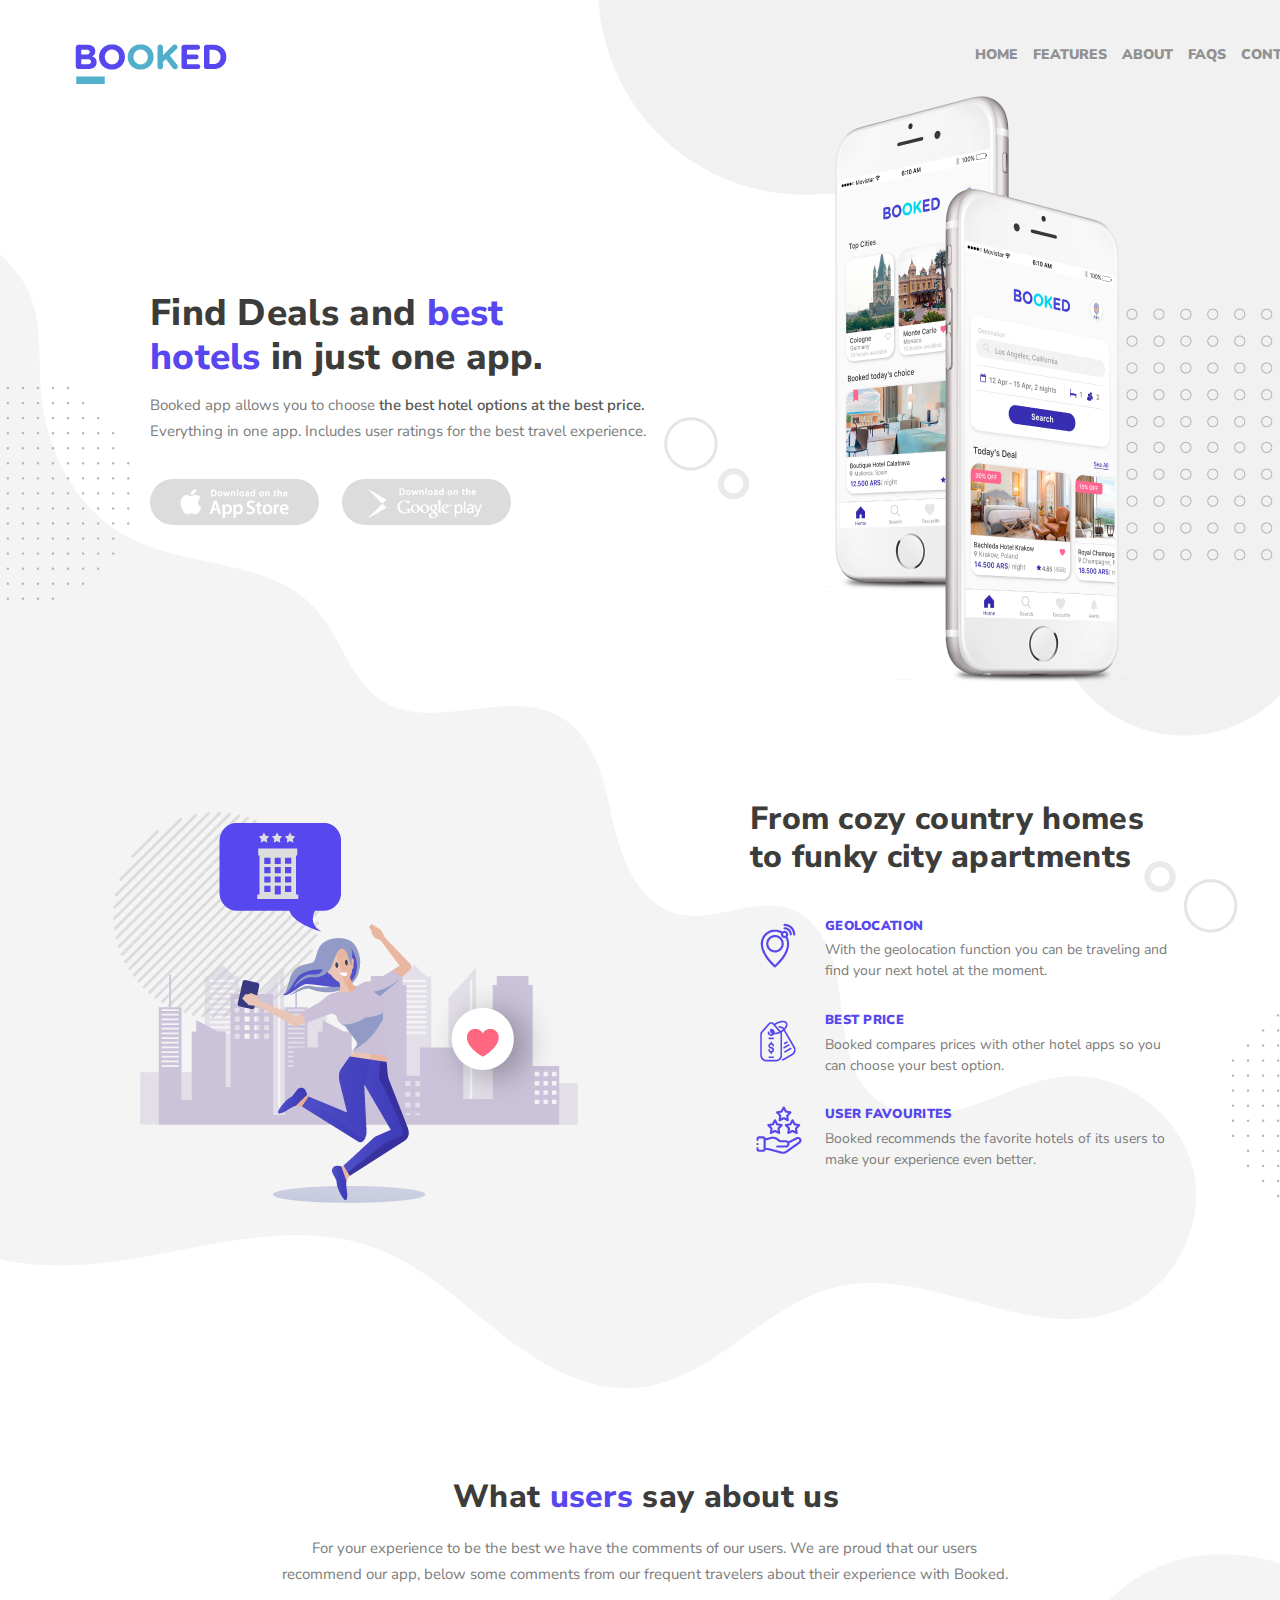
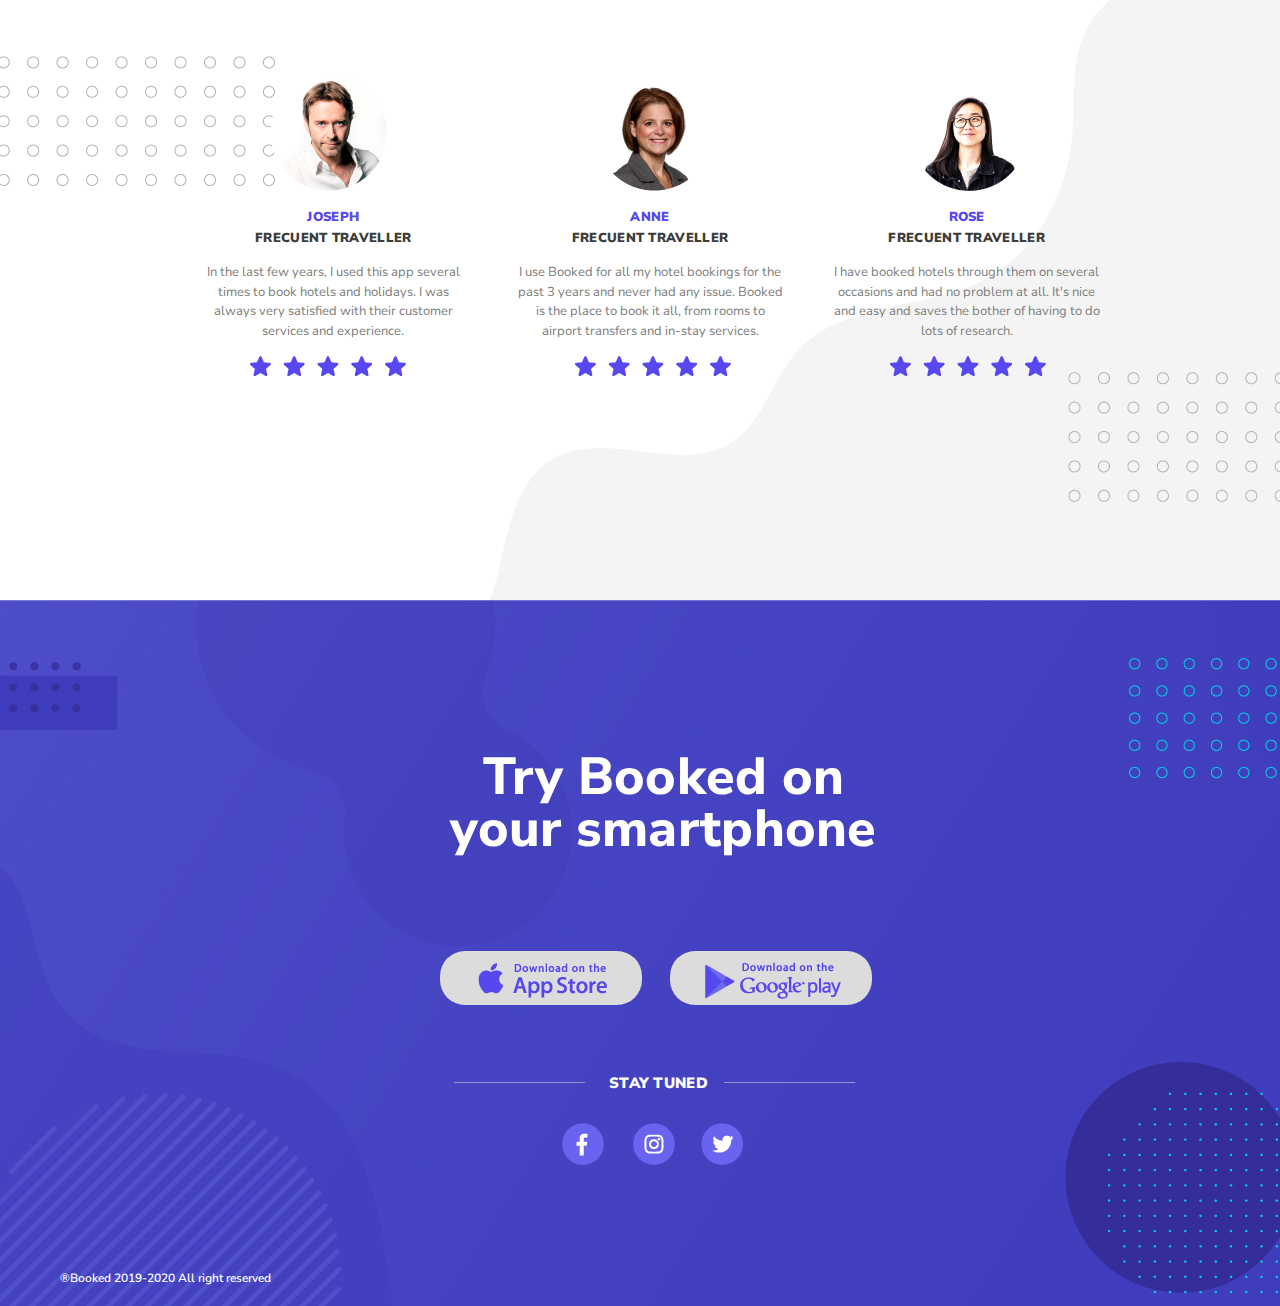
<file: index.html>
<!DOCTYPE html>
<html>
	<html lang="es">
    <head>
        <title>Booked App</title>
		<meta charset="utf-8" />
		<meta name="description" content="Web para promocionar APP BOOKED">
		<meta name="keywords" content="App, viajes">
		<meta name="author" content="Agustina Koselevich">
        <link rel="stylesheet" type="text/css" href="css/estilos.css">
        <link href="https://fonts.googleapis.com/css2?family=Nunito+Sans:ital,wght@0,400;0,600;0,700;0,800;1,900&display=swap" rel="stylesheet">
    </head>
		<body>
			<header>
                <img class="bakground-parte1" src="images/background-parte1.png" alt="fondo">
                <img class="bakground-parte2" src="images/background-parte2.png" alt="fondo2">
                <img class="bakground-parte3" src="images/background-parte3.png" alt="fondo2">
                <img id="fondo-azul" src="images/background-azul.jpg" alt="fondo"/>
				<nav class="menu-principal">
                    <img id="logo" src="images/logo.png" alt="logo">
					<ul>
						<li>
							<a href="index.html"> Home </a>
						</li>
						<li>
							<a href="features.html"> Features </a>
						</li>
						<li>
							<a href="about.html"> About </a>
						</li>
						<li>
							<a href="faqs.html"> FAQs </a>
						</li>
						<li>
							<a href="contact.html"> Contact </a>
						</li>
					</ul>
                </nav>
            </header>
			<section>
            <h1>Find Deals and <span class="span-t">best hotels </span>in just one app.</h1>  
                <p class="p1">Booked app allows you to choose <span class="span-p">the best hotel options at the best price.</span> Everything in one app. Includes user ratings for the best travel experience.</p>
                <button class="boton1" onclick="window.location.href = 'https://www.apple.com/la/ios/app-store/'"> <img src="images/app-store-blanco.png" alt="Boton apple" /> </button>
                <button class="boton2" onclick="window.location.href = 'https://play.google.com/store?hl=es_419'"> <img src="images/google-gris.png" alt="Boton google" /> </button>
                <img id="mockup1" src="images/mockup-1.png" alt="Booked pantalla" />
            </section>
            <section>
                <img id="chica-saltando" src="images/chica-saltando.png" alt="chica saltando"/>
                <div class="contenedor-parte2">
                <div><h2> From cozy country homes to funky city apartments </h2></div>
                <div><img class="pin" src="images/pin.png" alt="pin"/><h3> Geolocation </h3><p class="textos-chicos"> With the geolocation function you can be traveling and find your next hotel at the moment. </p></div>
                <div><img class="price" src="images/price.png" alt="price"/><h3> Best Price </h3><p class="textos-chicos"> Booked compares prices with other hotel apps so you can choose your best option. </p></div>
                <div><img class="stars" src="images/stars.png" alt="stars"/><h3> User favourites </h3><p class="textos-chicos"> Booked  recommends the favorite hotels of its users to make your experience even better. </p></div>
                </div>
            </section>
            <section id="section-3"> 
            <h2 class="tercer-titulo"> What <span class="span-t">users</span> say about us </h2>
                <p class="p2">For your experience to be the best we have the comments of our users. We are proud that our users recommend our app, below some comments from our frequent travelers about their experience with Booked.</p>
                <img class="joseph" src="images/joseph.png" alt="Foto joseph"/>
                <img class="anne" src="images/anne.png" alt="Foto anne"/>
                <img class="rose" src="images/rose.png" alt="Foto rose"/>
                <div class="contenedor-parte3">
                <div class="contenedor-parte3-caja"><h3 class="nombres">Joseph</h3><h3 class="in-black">Frecuent Traveller</h3><p class="textos-chicos2">In the last few years, I used this app several times to book hotels and holidays. I was always very satisfied with their customer services and experience. </p></div>
                <div class="contenedor-parte3-caja"><h3 class="nombres">Anne</h3><h3 class="in-black">Frecuent Traveller</h3><p class="textos-chicos2">I use Booked for all my hotel bookings for the past 3 years and never had any issue. Booked is the place to book it all, from rooms to airport transfers and in-stay services.</p></div>
                <div class="contenedor-parte3-caja"><h3 class="nombres">Rose</h3><h3 class="in-black">Frecuent Traveller</h3><p class="textos-chicos2"> I have booked hotels through them on several occasions and had no problem at all. It's nice and easy and saves the bother of having to do lots of research.</p></div>
                </div>
                <img class="stars-rec1" src="images/stars-rec.png" alt="5 estrellas"/>
                <img class="stars-rec2" src="images/stars-rec.png" alt="5 estrellas"/>
                <img class="stars-rec3" src="images/stars-rec.png" alt="5 estrellas"/>
            </section>
            <section class="pie-de-pagina">
            <div>
            <h2 class="try-it">Try Booked on your smartphone </h2>
            <button class="boton3" onclick="window.location.href = 'https://www.apple.com/la/ios/app-store/'"><img src="images/appstore-violeta.png" alt="Boton apple" /></button>
            <button class="boton4" onclick="window.location.href = 'https://play.google.com/store?hl=es_419'"><img src="images/google-violeta2.png" alt="Boton apple" /> </button>
            <h3 class="stay-tuned-blanco">Stay tuned</h3>
            <img class="linea1" src="images/linea.png" alt="linea"/>
            <img class="linea2" src="images/linea.png" alt="linea"/>
            <a class="redes1" href="http://www.facebook.com"><img src="images/facebook.png" alt="facebook"/></a>
            <a class="redes2" href="http://www.instagram.com"><img src="images/instagram.png" alt="instagram"/></a>
            <a class="redes3" href="http://www.twitter.com"><img src="images/twitter.png" alt="twitter"/></a>
            </div>
            </section>
            <footer>
             ®Booked 2019-2020 All right reserved 
            </footer>
		</body>
</html>
</file>
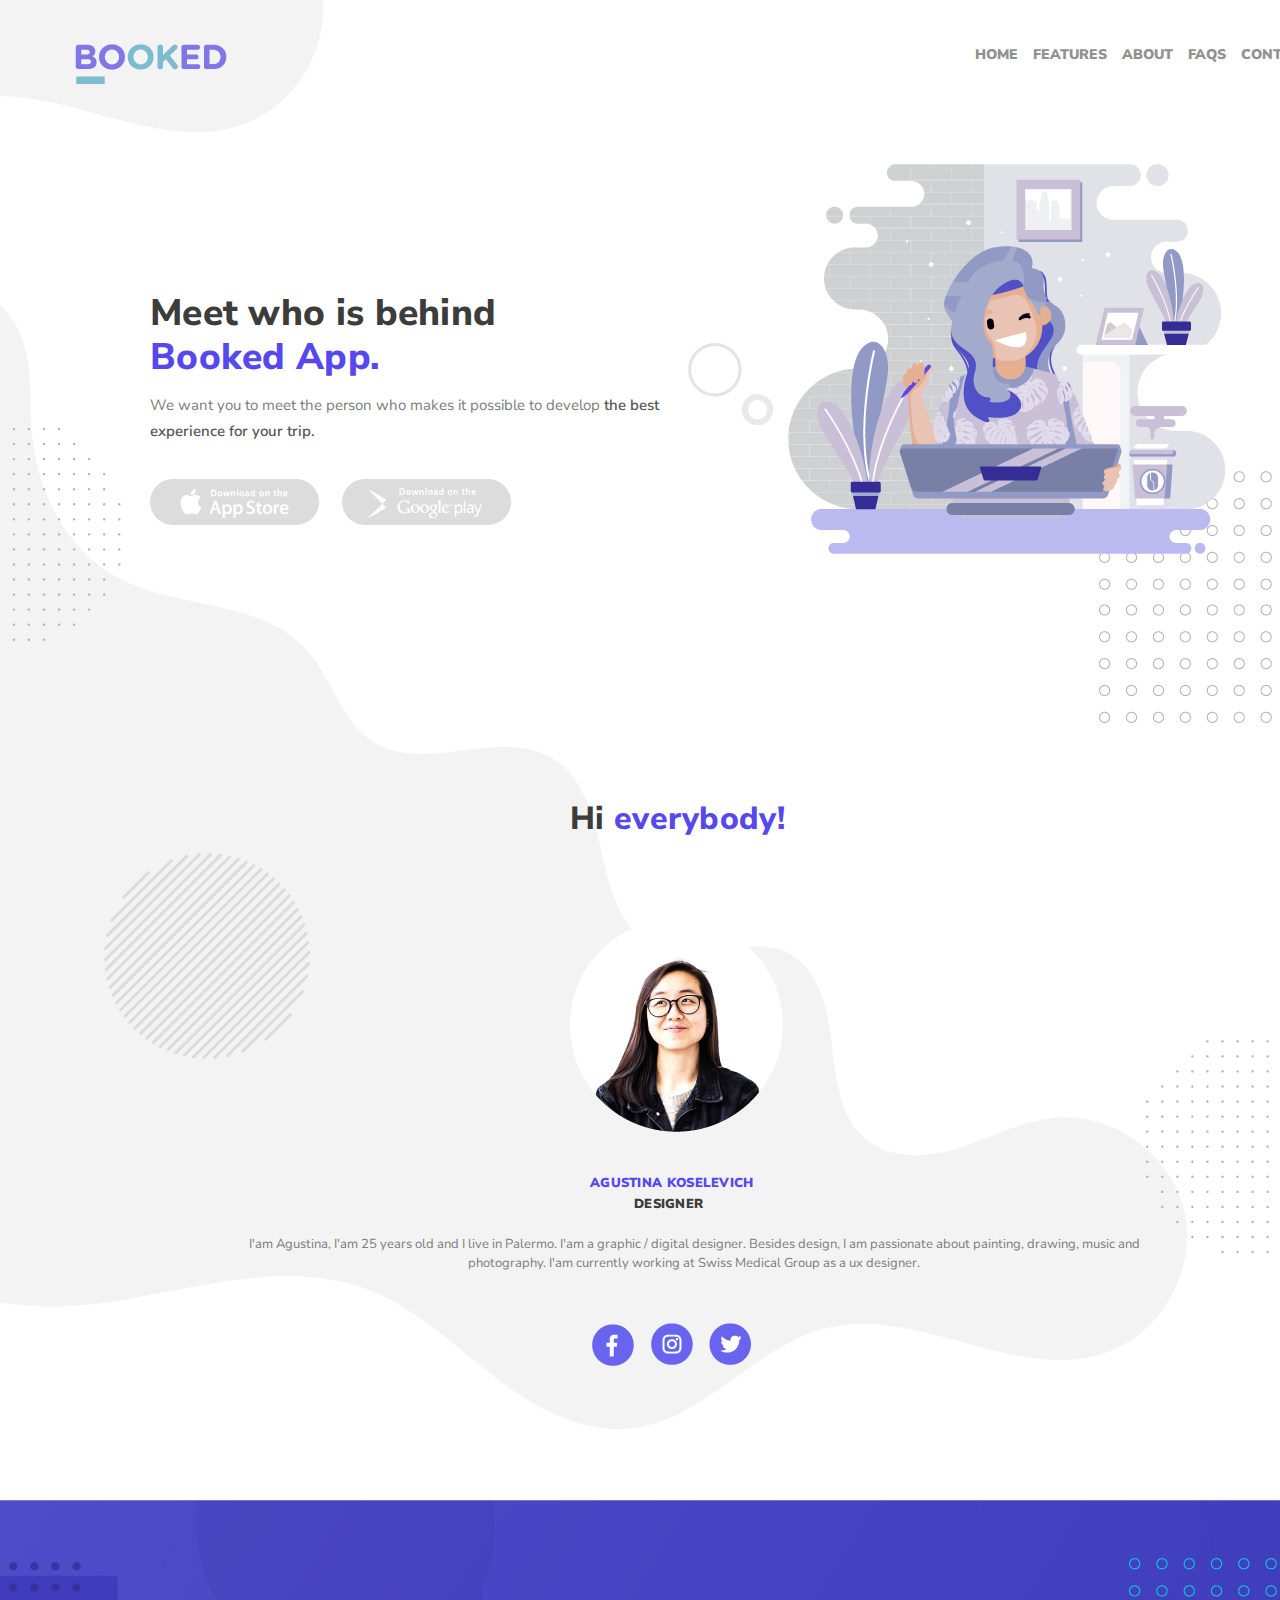
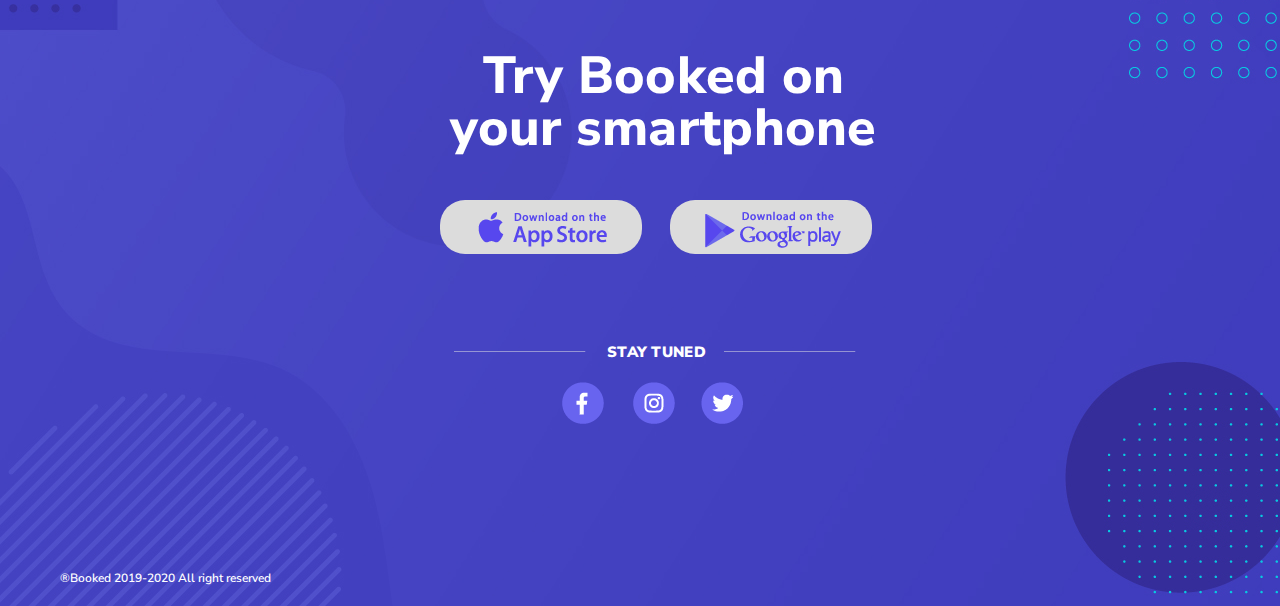
<file: about.html>
<!DOCTYPE html>
<html>
	<html lang="es">
    <head>
        <title>Booked App</title>
		<meta charset="utf-8" />
		<meta name="description" content="Web para promocionar APP BOOKED">
		<meta name="keywords" content="App, viajes">
        <meta name="author" content="Agustina Koselevich">
        <link rel="stylesheet" type="text/css" href="css/estilos.css">
        <link href="https://fonts.googleapis.com/css2?family=Nunito+Sans:ital,wght@0,400;0,600;0,700;0,800;1,900&display=swap" rel="stylesheet">
    </head>
		<body>
			<header>
                <img class="bakground-parte1-bis" src="images/background-about.png" alt="fondo">
                <img id="fondo-azul-about" src="images/background-azul.jpg" alt="fondo"/>
				<nav class="menu-principal">
                    <img id="logo" src="images/logo.png" alt="logo">
					<ul>
						<li>
							<a href="index.html"> Home </a>
						</li>
						<li>
							<a href="features.html"> Features </a>
						</li>
						<li>
							<a href="about.html"> About </a>
						</li>
						<li>
							<a href="faqs.html"> FAQs </a>
						</li>
						<li>
							<a href="contact.html"> Contact </a>
						</li>
					</ul>
                </nav>
            </header>
			<section>
            <h1>Meet who is behind <span class="span-t">Booked App. </span></h1>  
                <p class="p1">We want you to meet the person who makes it possible to develop <span class="span-p">the best experience for your trip.</span></p>
                <button class="boton1" onclick="window.location.href = 'https://www.apple.com/la/ios/app-store/'"> <img src="images/app-store-blanco.png" alt="Boton apple" /> </button>
                <button class="boton2" onclick="window.location.href = 'https://play.google.com/store?hl=es_419'"> <img src="images/google-gris.png" alt="Boton google" /> </button>
                <img id="chica-about" src="images/chica-about.png" alt="chica-computadora" />
            </section>
            <div id= "section-2-about">
            <section>
                <h2 class="tercer-titulo-2-about"> Hi <span class="span-t">everybody!</span></h2>
                <img class="rose-grande" src="images/rose-grande.png" alt="Foto rose"/>
                <div class="contenedor-foto-about"><h3 class="nombres-about">Agustina Koselevich</h3><h3 class="in-black-about">Designer</h3><p class="textos-chicos2-about">I'am Agustina, I'am 25 years old and I live in Palermo. I'am a graphic / digital designer. Besides design, I am passionate about painting, drawing, music and photography. I'am currently working at Swiss Medical Group as a ux designer. </p></div>
                <div class= "redes-sociales-about">
                <a class="redes1-about" href="http://www.facebook.com"><img class="redes1-about" src="images/facebook.png" alt="facebook"/></a>
                <a class="redes2-about" href="http://www.instagram.com"><img class="redes2-about" src="images/instagram.png" alt="instagram"/></a>
                <a class="redes3-about" href="http://www.twitter.com"><img src="images/twitter.png" alt="twitter"/></a>
                </div>
            </section>
            </div>
            <div class="end-about">
            <h2 class="try-it-about">Try Booked on your smartphone </h2>
            <button class="boton3-about" onclick="window.location.href = 'https://www.apple.com/la/ios/app-store/'"><img src="images/appstore-violeta.png" alt="Boton apple" /></button>
            <button class="boton4-about" onclick="window.location.href = 'https://play.google.com/store?hl=es_419'"><img src="images/google-violeta2.png" alt="Boton apple" /> </button>
            <h3 class="stay-tuned-blanco-about">Stay tuned</h3>
            <img class="linea1-about" src="images/linea.png" alt="linea"/>
            <img class="linea2-about" src="images/linea.png" alt="linea"/>
            <a class="redes1-about2" href="http://www.facebook.com"><img src="images/facebook.png" alt="facebook"/></a>
            <a class="redes2-about2" href="http://www.instagram.com"><img src="images/instagram.png" alt="instagram"/></a>
            <a class="redes3-about2" href="http://www.twitter.com"><img src="images/twitter.png" alt="twitter"/></a>
            </div>
            </section>
            <footer-about>
             ®Booked 2019-2020 All right reserved 
            </footer>
		</body>
</html>
</file>
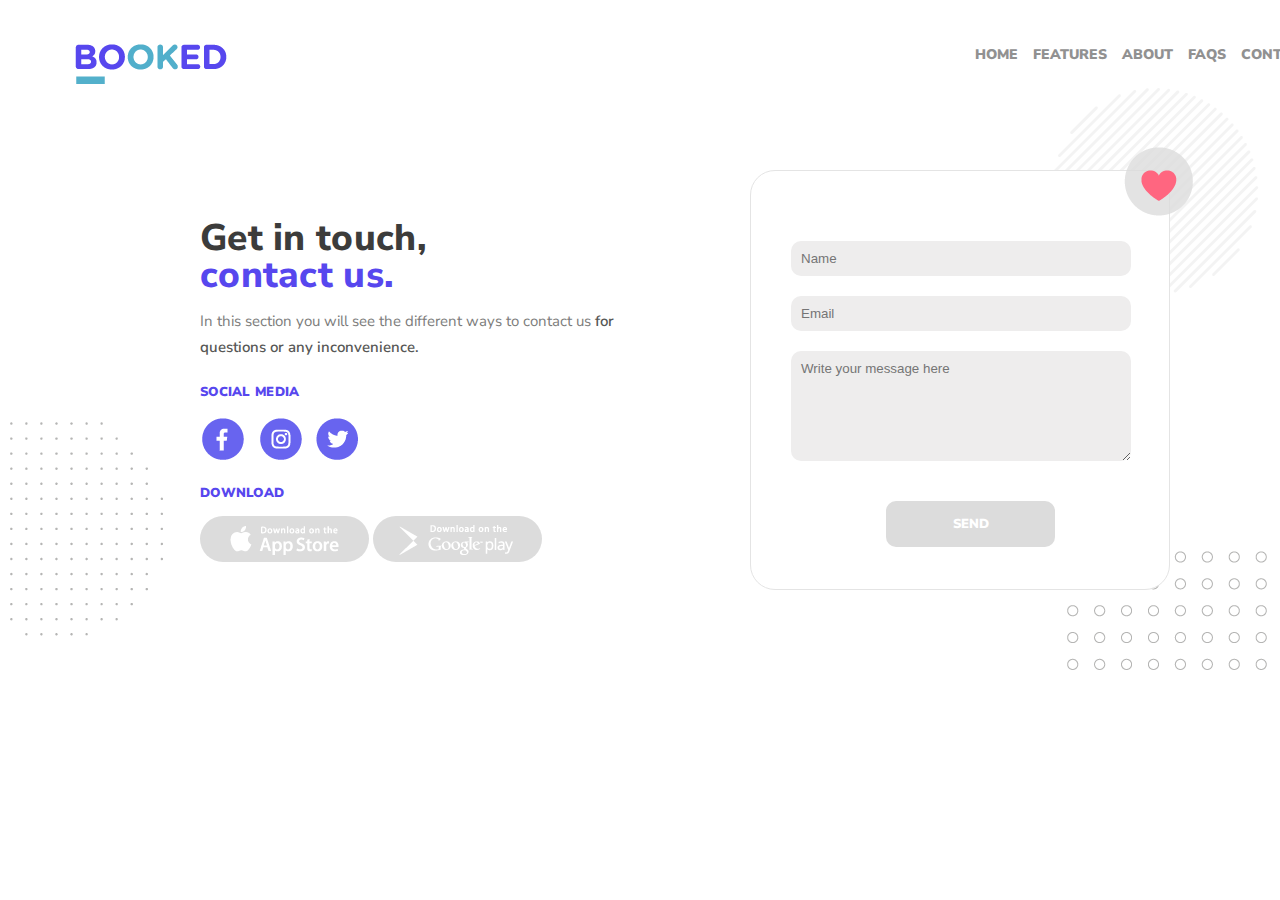
<file: contact.html>
<!DOCTYPE html>
<html>
<head>
  <title>Booked App</title>
  <meta charset="utf-8">
  <meta name="description" content="Web para promocionar APP BOOKED">
  <meta name="keywords" content="App, viajes">
  <meta name="author" content="Agustina Koselevich">
  <link rel="stylesheet" href="css/bootstrap.css">
  <link rel="stylesheet" type="text/css" href="css/estilos.css">
  <link href="https://fonts.googleapis.com/css2?family=Nunito+Sans:ital,wght@0,400;0,600;0,700;0,800;1,900&amp;display=swap" rel="stylesheet">
</head>
<body class="contact-body">
  <header>
    <nav class="menu-principal">
      <img id="logo" src="images/logo.png" alt="logo">
      <ul>
        <li>
          <a href="index.html">Home</a>
        </li>
        <li>
          <a href="features.html">Features</a>
        </li>
        <li>
          <a href="about.html">About</a>
        </li>
        <li>
          <a href="faqs.html">FAQs</a>
        </li>
        <li>
          <a href="contact.html">Contact</a>
        </li>
      </ul>
    </nav>
  </header>
  <section>
    <h1 class="contact-section-h1"> Get in touch, <span class="span-t"> contact us.</span></h1>  
        <p class="p1-contact"> In this section you will see the different ways to contact us <span class="span-p">for questions or any inconvenience.</span></p>
        <h3 class="contact-h3"> Social media </h3>
        <div class="contenedor-redes">
        <a href="http://www.facebook.com"><img src="images/facebook.png" alt="facebook"></a> 
        <a href="http://www.instagram.com"><img src="images/instagram.png" alt="instagram"></a> 
        <a href="http://www.twitter.com"><img src="images/twitter.png" alt="twitter"></a>
        </div>
        <h3 class="contact-h3-bis"> Download </h3>
        <div class="contenedor-download">
        <button class="boton-contact" onclick="window.location.href = 'https://www.apple.com/la/ios/app-store/'"> <img src="images/app-store-blanco.png" alt="Boton apple" /> </button>
        <button class="boton-contact2" onclick="window.location.href = 'https://play.google.com/store?hl=es_419'"> <img src="images/google-gris.png" alt="Boton google" /> </button>
    </div>
    </section>
    <div class="container-out-box">
    <div class="container-formulario">
      <div class="row">
        <div class="col-md-4">
          <form>
            <div id="contact-form" class="form-container" data-form-container="">
              <div class="input-container">
                <div class="row">
                  <span class="req-input"><input class="name-form-edit" type="text" data-min-length="8" placeholder="Name"></span>
                </div>
                  <span class="req-input"><input class="name-form-edit2" type="Email" placeholder="Email"></span>
                </div>
                <div class="row">
                  <span class="req-input message-box">
                  <textarea type="textarea" data-min-length="10" placeholder="Write your message here" class="textarea-about"></textarea></span>
                </div>
                <div class="row submit-row">
                  <button type="button" class="btn-edit btn-block submit-form">Send</button>
                </div>
              </div>
            </div>
          </form>
        </div>
      </div>
    </div>
</div>
<img class="heart-icon" src="images/heart-icon.png" alt="heart-icon">
  </section>
  <script src="https://code.jquery.com/jquery-3.3.1.slim.min.js" integrity="sha384-q8i/X+965DzO0rT7abK41JStQIAqVgRVzpbzo5smXKp4YfRvH+8abtTE1Pi6jizo" crossorigin="anonymous"></script> 
  <script src="https://cdnjs.cloudflare.com/ajax/libs/popper.js/1.14.7/umd/popper.min.js" integrity="sha384-UO2eT0CpHqdSJQ6hJty5KVphtPhzWj9WO1clHTMGa3JDZwrnQq4sF86dIHNDz0W1" crossorigin="anonymous"></script> 
  <script src="https://stackpath.bootstrapcdn.com/bootstrap/4.3.1/js/bootstrap.min.js" integrity="sha384-JjSmVgyd0p3pXB1rRibZUAYoIIy6OrQ6VrjIEaFf/nJGzIxFDsf4x0xIM+B07jRM" crossorigin="anonymous"></script>
</body>
</html>
</file>
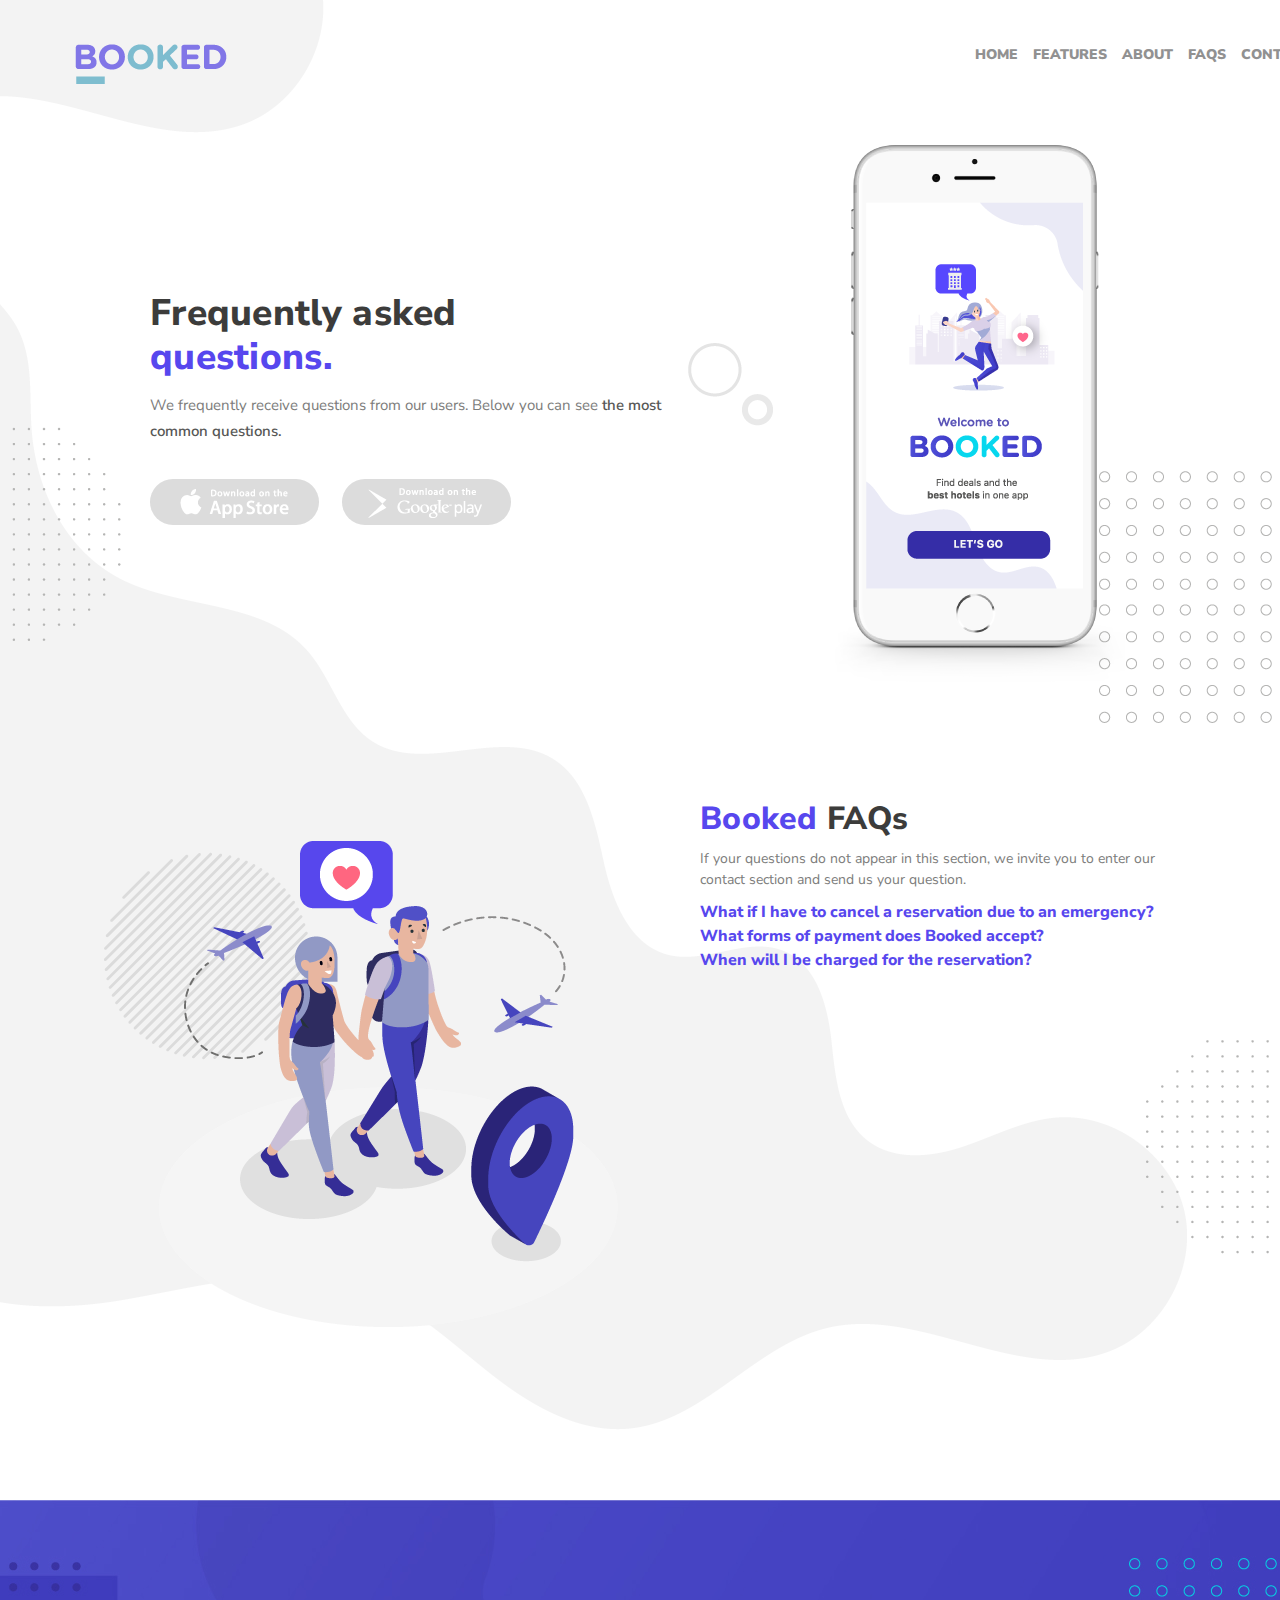
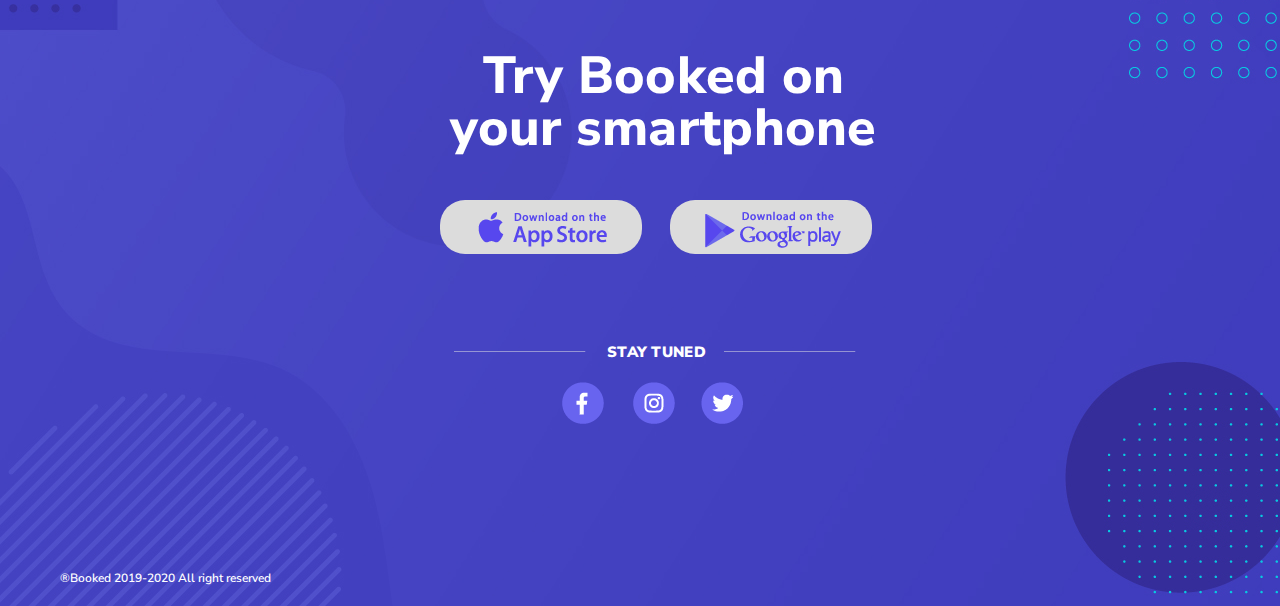
<file: faqs.html>
<!DOCTYPE html>
<html>
<head>
  <title>Booked App</title>
  <meta charset="utf-8">
  <meta name="description" content="Web para promocionar APP BOOKED">
  <meta name="keywords" content="App, viajes">
  <meta name="author" content="Agustina Koselevich">
  <link rel="stylesheet" href="css/bootstrap.css">
  <link rel="stylesheet" type="text/css" href="css/estilos.css">
  <link href="https://fonts.googleapis.com/css2?family=Nunito+Sans:ital,wght@0,400;0,600;0,700;0,800;1,900&amp;display=swap" rel="stylesheet">
</head>
<body>
  <header>
    <img class="bakground-parte1-bis" src="images/background-about.png" alt="fondo"> <img id="fondo-azul-about" src="images/background-azul.jpg" alt="fondo">
    <nav class="menu-principal">
      <img id="logo" src="images/logo.png" alt="logo">
      <ul>
        <li>
          <a href="index.html">Home</a>
        </li>
        <li>
          <a href="features.html">Features</a>
        </li>
        <li>
          <a href="about.html">About</a>
        </li>
        <li>
          <a href="faqs.html">FAQs</a>
        </li>
        <li>
          <a href="contact.html">Contact</a>
        </li>
      </ul>
    </nav>
  </header>
  <section>
    <h1>Frequently asked <span class="span-t">questions.</span></h1>
    <p class="p1"> We frequently receive questions from our users. Below you can see <span class="span-p">the most common questions.</span></p><button class="boton1" onclick="window.location.href = 'https://www.apple.com/la/ios/app-store/'"><img src="images/app-store-blanco.png" alt="Boton apple"></button> <button class="boton2" onclick="window.location.href = 'https://play.google.com/store?hl=es_419'"><img src="images/google-gris.png" alt="Boton google"></button> <img id="mockup3" src="images/mockup-3.png" alt="Booked pantalla" />
  </section>
  <section>
    <img id="pareja" src="images/pareja.png" alt="pareja de la mano"/>
    <div>
      <div class="container-acordeon">
        <h2><span class="span-t">Booked </span>FAQs</h2>
        <p class="p2bis">If your questions do not appear in this section, we invite you to enter our contact section and send us your question.</p>
        <div class="panel-group" id="accordion">
          <div class="panel panel-default">
            <div class="panel-heading">
              <h4 class="panel-title"><a id="pregunta" data-toggle="collapse" data-parent="#accordion" href="#collapse1"> What if I have to cancel a reservation due to an emergency?</a></h4>
            </div>
            <div id="collapse1" class="panel-collapse collapse in">
              <div id="panel-body-booked">
                If you have to cancel a reservation due to an unforeseen circumstance beyond your control, we may send you a refund or exempt you from cancellation penalties. Remember that you can only cancel without penalties in cases of force majeure that occur before the official arrival date of your reservation.
              </div>
            </div>
          </div>
          <div class="panel panel-default">
            <div class="panel-heading">
              <h4 class="panel-title"><a id="pregunta" data-toggle="collapse" data-parent="#accordion" href="#collapse2"> What forms of payment does Booked accept?</a></h4>
            </div>
            <div id="collapse2" class="panel-collapse collapse">
              <div id="panel-body-booked">
                We accept various forms of payment, which vary depending on the country in which your payment account is located. So, in addition to the major credit and debit cards, there are some payment options available in specific countries or on specific platforms (such as the iOS app or the Android app).
              </div>
            </div>
          </div>
          <div class="panel panel-default">
            <div class="panel-heading">
              <h4 class="panel-title"><a id="pregunta" data-toggle="collapse" data-parent="#accordion" href="#collapse3"> When will I be charged for the reservation?</a></h4>
            </div>
            <div id="collapse3" class="panel-collapse collapse">
              <div id="panel-body-booked">
                When the host accepts your request or if you make an immediate Reservation, we will charge your payment method as soon as you confirm your reservation (except security deposits). If you choose a payment plan, you will pay a part of the total when your reservation is confirmed and the remaining balance will be automatically charged on the dates indicated at the time of departure. 
              </div>
            </div>
          </div>
        </div>
      </div>
</section>
              <div class="end-about">
            <h2 class="try-it-about">Try Booked on your smartphone </h2>
            <button class="boton3-about" onclick="window.location.href = 'https://www.apple.com/la/ios/app-store/'"><img src="images/appstore-violeta.png" alt="Boton apple" /></button>
            <button class="boton4-about" onclick="window.location.href = 'https://play.google.com/store?hl=es_419'"><img src="images/google-violeta2.png" alt="Boton apple" /> </button>
            <h3 class="stay-tuned-blanco-about">Stay tuned</h3>
            <img class="linea1-about" src="images/linea.png" alt="linea"/>
            <img class="linea2-about" src="images/linea.png" alt="linea"/>
            <a class="redes1-about2" href="http://www.facebook.com"><img src="images/facebook.png" alt="facebook"/></a>
            <a class="redes2-about2" href="http://www.instagram.com"><img src="images/instagram.png" alt="instagram"/></a>
            <a class="redes3-about2" href="http://www.twitter.com"><img src="images/twitter.png" alt="twitter"/></a>
            </div>
            </section>
            <footer-about>
             ®Booked 2019-2020 All right reserved 
            </footer>
    <script src="https://code.jquery.com/jquery-3.3.1.slim.min.js" integrity="sha384-q8i/X+965DzO0rT7abK41JStQIAqVgRVzpbzo5smXKp4YfRvH+8abtTE1Pi6jizo" crossorigin="anonymous"></script> 
    <script src="https://cdnjs.cloudflare.com/ajax/libs/popper.js/1.14.7/umd/popper.min.js" integrity="sha384-UO2eT0CpHqdSJQ6hJty5KVphtPhzWj9WO1clHTMGa3JDZwrnQq4sF86dIHNDz0W1" crossorigin="anonymous"></script> 
    <script src="https://stackpath.bootstrapcdn.com/bootstrap/4.3.1/js/bootstrap.min.js" integrity="sha384-JjSmVgyd0p3pXB1rRibZUAYoIIy6OrQ6VrjIEaFf/nJGzIxFDsf4x0xIM+B07jRM" crossorigin="anonymous"></script>
  </div>
</body>
</html>
</file>
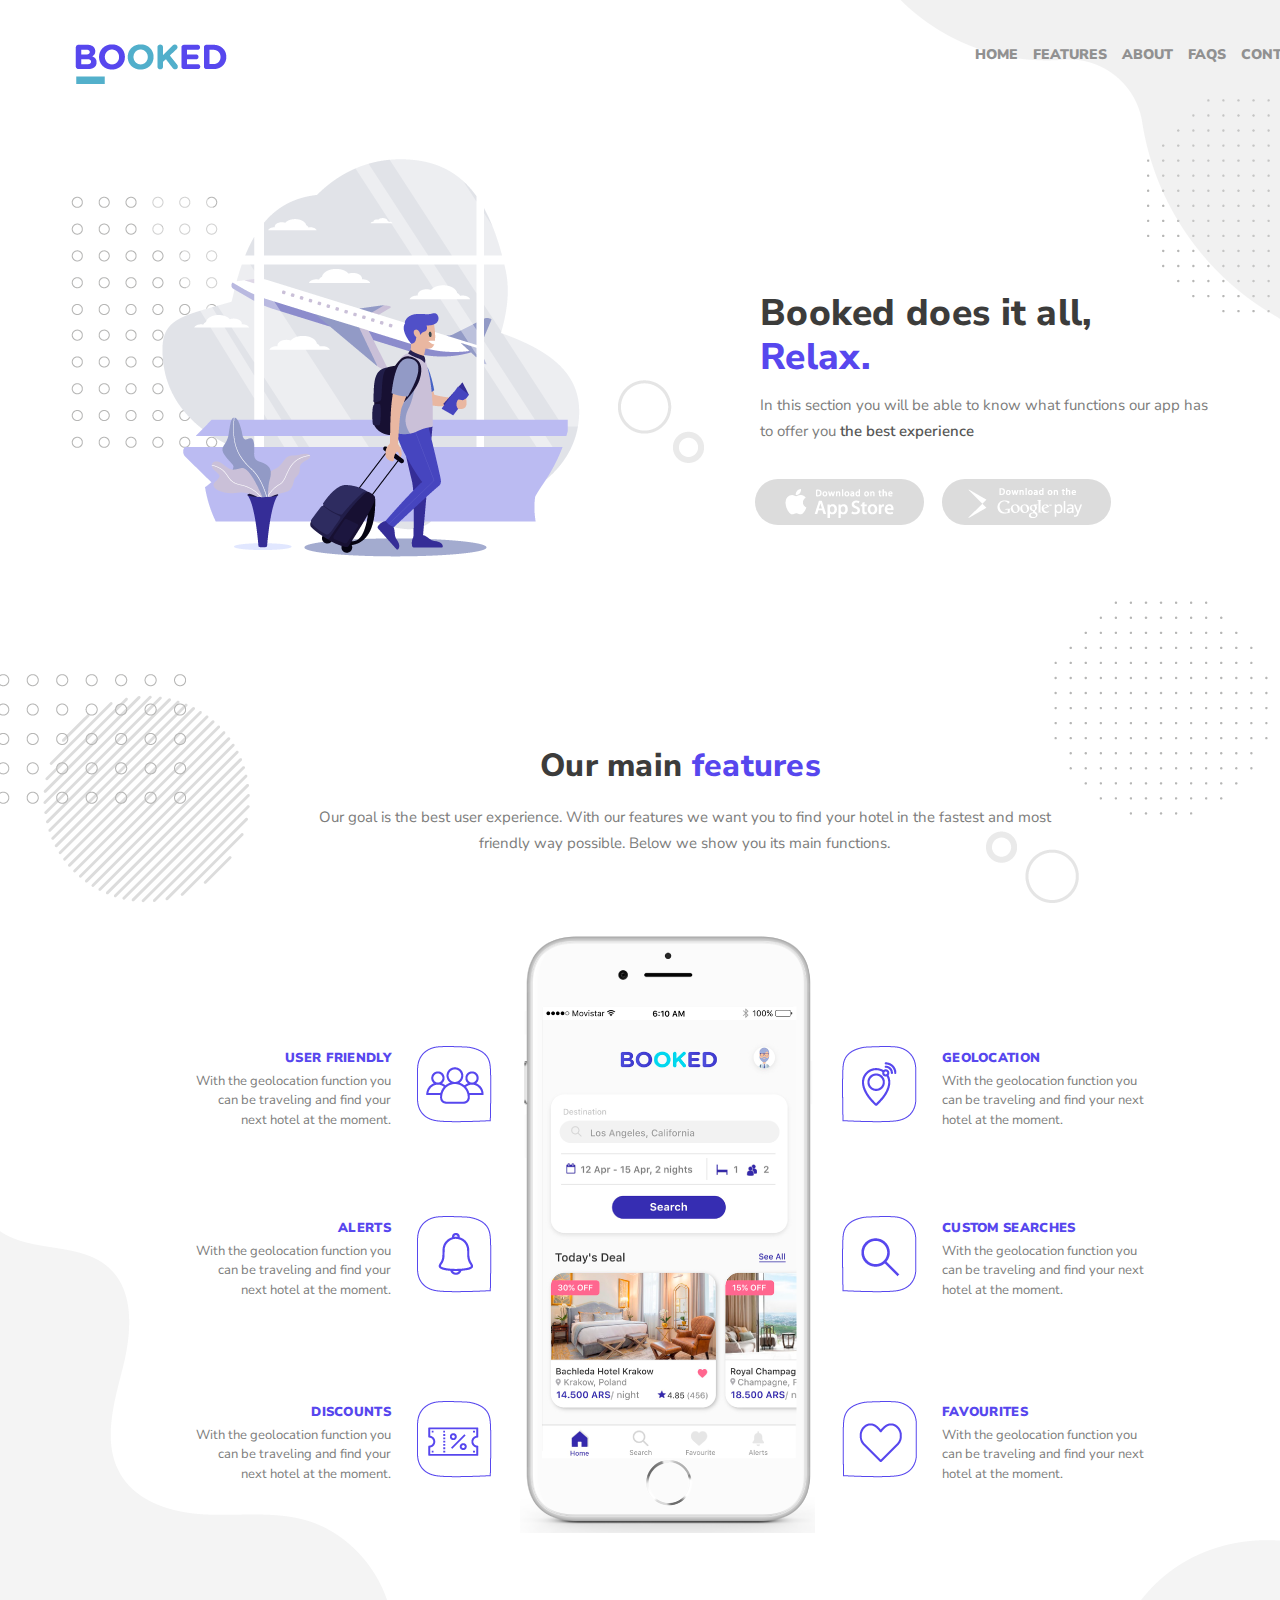
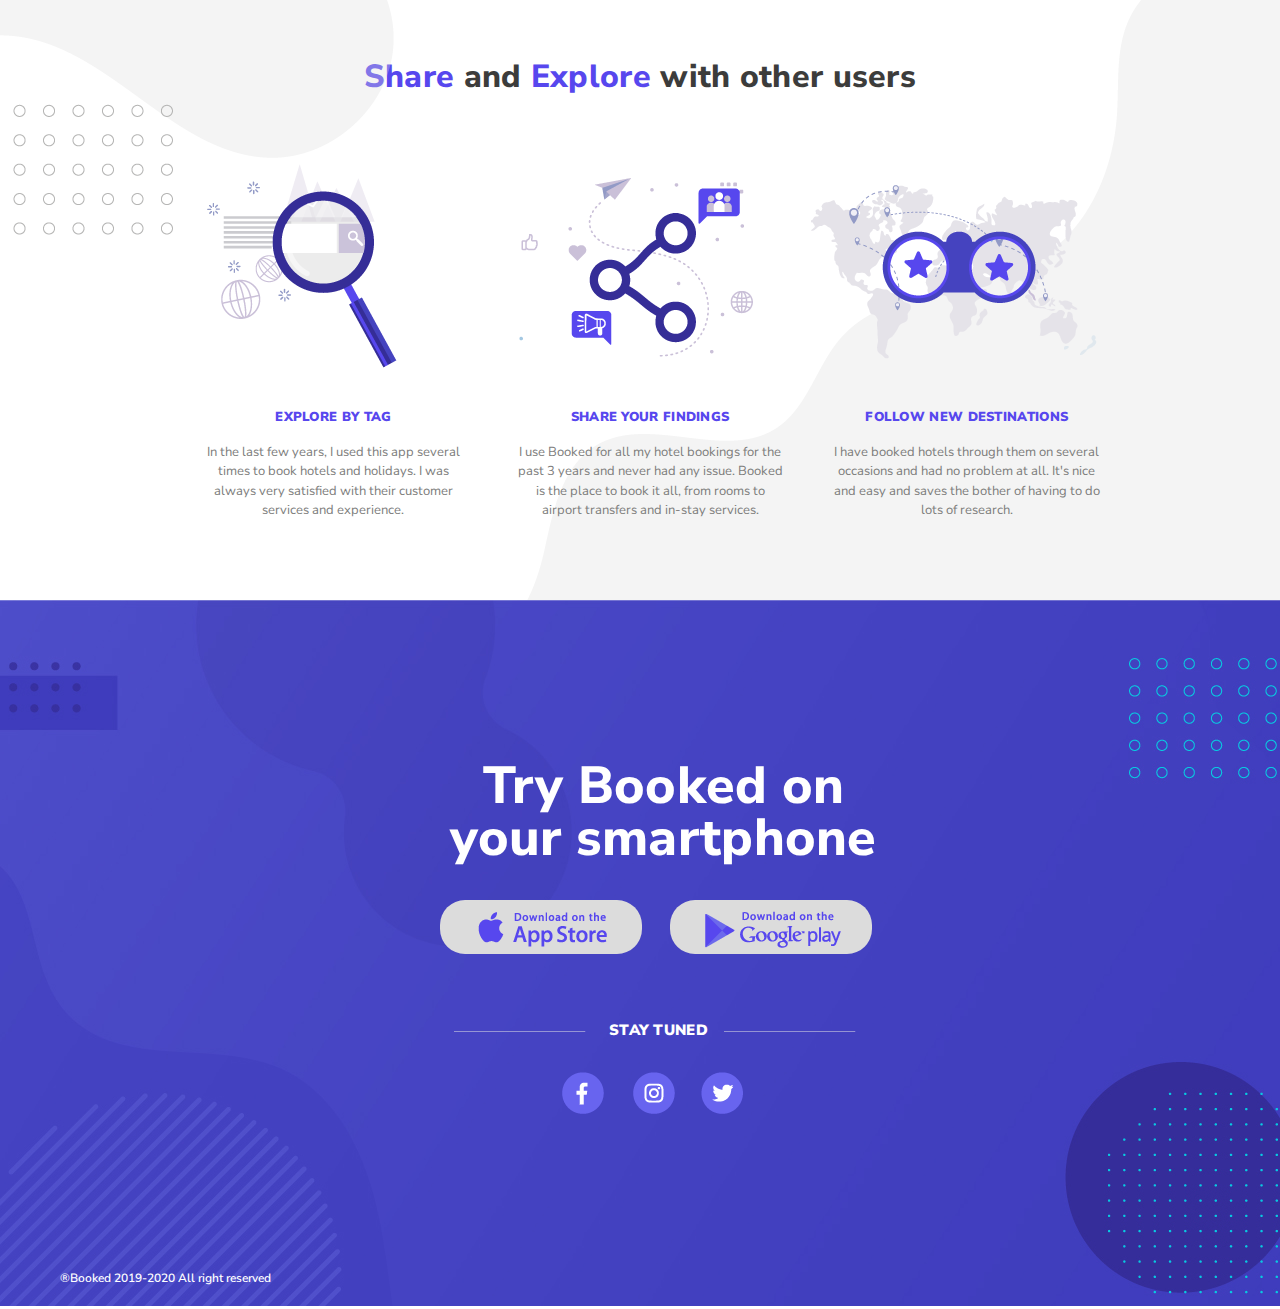
<file: features.html>
<!DOCTYPE html>
<html>
	<html lang="es">
    <head>
        <title>Booked App</title>
		<meta charset="utf-8" />
		<meta name="description" content="Web para promocionar APP BOOKED">
		<meta name="keywords" content="App, viajes">
        <meta name="author" content="Agustina Koselevich">
        <link rel="stylesheet" type="text/css" href="css/estilos.css">
        <link href="https://fonts.googleapis.com/css2?family=Nunito+Sans:ital,wght@0,400;0,600;0,700;0,800;1,900&display=swap" rel="stylesheet">
    </head>
		<body>
			<header>
                <img class="bakground-parte4" src="images/background-parte4.png" alt="fondo">
                <img class="bakground-parte5" src="images/background-parte5.png" alt="fondo">
                <img class="bakground-parte6" src="images/background-parte6.png" alt="fondo2">
                <img id="fondo-azul" src="images/background-azul.jpg" alt="fondo"/>
				<nav class="menu-principal">
                    <img id="logo" src="images/logo.png" alt="logo">
					<ul>
						<li>
							<a href="index.html"> Home </a>
						</li>
						<li>
							<a href="features.html"> Features </a>
						</li>
						<li>
							<a href="about.html"> About </a>
						</li>
						<li>
							<a href="faqs.html"> FAQs </a>
						</li>
						<li>
							<a href="contact.html"> Contact </a>
						</li>
					</ul>
                </nav>
            </header>
			<section>
                <div class="contenedor-section1-features">
                <h1 class="section1-h1"> Booked does it all, <span class="span-t2">Relax.</span></h1>  
                <p class="p1-bis">In this section you will be able to know what functions our app has to offer you <span class="span-p">the best experience</span></p>
                <button class="boton1-bis" onclick="window.location.href = 'https://www.apple.com/la/ios/app-store/'"> <img src="images/app-store-blanco.png" alt="Boton apple" /> </button>
                <button class="boton2-bis" onclick="window.location.href = 'https://play.google.com/store?hl=es_419'"> <img src="images/google-gris.png" alt="Boton google" /> </button>
                <img id="viajero" src="images/avion.png" alt="Viajero" />
                </div>
            </section>
            <section class="section-2">
                <h2 class="tercer-titulo"> Our main<span class="span-t"> features </span></h2>
                <p class="p2b">Our goal is the best user experience. With our features we want you to find your hotel in the fastest and most friendly way possible. Below we show you its main functions.</p>
            <div class="grid-phone">
            <div class="caja1"><h3 class="titulos-grid">USER FRIENDLY</h3><p class="parrafo-grid">With the geolocation function you can be traveling and find your next hotel at the moment.</p></div>
            <div class="caja2"><h3 class="titulos-grid">ALERTS</h3><p class="parrafo-grid">With the geolocation function you can be traveling and find your next hotel at the moment.</p></div>
            <div class="caja3"><h3 class="titulos-grid">DISCOUNTS</h3><p class="parrafo-grid">With the geolocation function you can be traveling and find your next hotel at the moment.</p></div>
            <div class="caja4"><h3 class="titulos-grid2">GEOLOCATION</h3><p class="parrafo-grid2">With the geolocation function you can be traveling and find your next hotel at the moment.</p></div>
            <div class="caja5"><h3 class="titulos-grid2">CUSTOM SEARCHES</h3><p class="parrafo-grid2">With the geolocation function you can be traveling and find your next hotel at the moment.</p></div>
            <div class="caja6"><h3 class="titulos-grid2">FAVOURITES</h3><p class="parrafo-grid2">With the geolocation function you can be traveling and find your next hotel at the moment.</p></div>
            <div class="caja7"><img src="images/mockup-2.png" alt="mockup2"/></div>
            </div>
            <img class="user-friendly" src="images/user-friendly.png" alt="icono"/>
            <img class="alert" src="images/alert.png" alt="icono"/>
            <img class="ticket" src="images/ticket.png" alt="icono"/>
            <img class="geolocation" src="images/pin2.png" alt="icono"/>
            <img class="search" src="images/search.png" alt="icono"/>
            <img class="heart" src="images/heart.png" alt="icono"/>
            </section>
            <section id="section-4"> 
            <h2 class="tercer-titulo"><span class="span-t">Share</span> and <span class="span-t">Explore</span> with other users </h2> 
                <img class="exploreby" src="images/search-sth.png" alt="Search"/>
                <img class="shareyour" src="images/share.png" alt="Share"/>
                <img class="follownew" src="images/see.png" alt="Follow"/>
                <div class="contenedor-parte4">
                <div class="contenedor-parte3-caja"><h3 class="nombres">EXPLORE BY TAG</h3><p class="textos-chicos2">In the last few years, I used this app several times to book hotels and holidays. I was always very satisfied with their customer services and experience. </p></div>
                <div class="contenedor-parte3-caja"><h3 class="nombres">SHARE YOUR FINDINGS</h3><p class="textos-chicos2">I use Booked for all my hotel bookings for the past 3 years and never had any issue. Booked is the place to book it all, from rooms to airport transfers and in-stay services.</p></div>
                <div class="contenedor-parte3-caja"><h3 class="nombres">FOLLOW NEW DESTINATIONS</h3><p class="textos-chicos2"> I have booked hotels through them on several occasions and had no problem at all. It's nice and easy and saves the bother of having to do lots of research.</p></div>
                </div>
            </section>
            <div class="dropdown-menu" aria-labelledby="dropdownMenuButton">
                <a class="dropdown-item" href="#dic">November</a>
                <a class="dropdown-item" href="#jan">December</a>
                <a class="dropdown-item" href="#feb">January</a>
              </div>
            <section class="pie-de-pagina2">
            <div>
            <h2 class="try-it">Try Booked on your smartphone </h2>
            <button class="boton3" onclick="window.location.href = 'https://www.apple.com/la/ios/app-store/'"><img src="images/appstore-violeta.png" alt="Boton apple" /></button>
            <button class="boton4" onclick="window.location.href = 'https://play.google.com/store?hl=es_419'"><img src="images/google-violeta2.png" alt="Boton apple" /> </button>
            <h3 class="stay-tuned-blanco2">Stay tuned</h3>
            <img class="linea1" src="images/linea.png" alt="linea"/>
            <img class="linea2" src="images/linea.png" alt="linea"/>
            <a class="redes1" href="http://www.facebook.com"><img src="images/facebook.png" alt="facebook"/></a>
            <a class="redes2" href="http://www.instagram.com"><img src="images/instagram.png" alt="instagram"/></a>
            <a class="redes3" href="http://www.twitter.com"><img src="images/twitter.png" alt="twitter"/></a>
            </div>
            </section>
            <footer>
             ®Booked 2019-2020 All right reserved 
            </footer>
		</body>
</html>
</file>
<file: css/estilos.css>
/*reset
*/

html, body, div, span, applet, object, iframe,
h1, h2, h3, h4, h5, h6, p, blockquote, pre,
a, abbr, acronym, address, big, cite, code,
del, dfn, em, img, ins, kbd, q, s, samp,
small, strike, strong, sub, sup, tt, var,
b, u, i, center,
dl, dt, dd, ol, ul, li,
fieldset, form, label, legend,
table, caption, tbody, tfoot, thead, tr, th, td,
article, aside, canvas, details, embed, 
figure, figcaption, footer, header, hgroup, 
menu, nav, output, ruby, section, summary,
time, mark, audio, video {
	margin: 0;
	padding: 0;
	border: 0;
	font-size: 100%;
	font: inherit;
	vertical-align: baseline;
}

/*home-page*/

.bakground-parte1{
    position:absolute;
    top:0px;
    left: 570px;
}


.menu-principal ul{
    list-style: none;
    margin: 0px; 
    display: flex;
    flex-direction: row;
    justify-content: space-between;
    height: 85px;
    position: absolute;
    top: 45px;
    left: 960px;

}

.menu-principal ul li a:hover{
    color: #5747ee;

}

.menu-principal ul li a{
    color:#919191;
    text-transform: uppercase;
    text-decoration: none;
    font-family: 'Nunito Sans', sans-serif;
    font-weight: 900;
    font-size: 14px;
    padding-left: 15px;
 
  }

#logo{
    margin-left: 66px;
    margin-top: 35px;
}

h1{
    width: 395px;
    height: 92px;
    margin-left: 150px;
    margin-top: 196px;
    color: #3c3c3b;
    font-family: 'Nunito Sans', sans-serif; 
    font-weight: 800;
    font-size: 37px;
    letter-spacing: 0.3px;
    line-height: 1.2;
}


.span-t{
    color: #5747ee;
}


.p1{
    width: 527px;
    height: 85px;
    margin-top: 10px;
    margin-left: 150px;
    color:#7c7c7b;
    font-family: 'Nunito Sans', sans-serif; 
    font-weight: 400;
    line-height: 1.7;
    font-size: 15px;
}

.span-p{
    font-weight: 600;
    color: #575756;
}

#mockup1{
    position: absolute;
    top: 90px;
    left: 800px;

}

.bakground-parte2{
    position: absolute;
    top: 200px;
}


.boton1{
    width: 169px;
    height: 46px;
    background-color: #dcdcdc;
    text-decoration: none;
    border-style: none;
    border-radius: 25px;
    border: 0px;
    position: absolute;
    left: 150px;
    top: 479px;

}

.boton1:hover{
    background-color: #5747ee;

}

.boton2{
    width: 169px;
    height: 46px;
    background-color: #dcdcdc;
    text-decoration: none;
    border-style: none;
    border-radius: 25px;
    border: 0px;
    margin-left: 17px;
    margin-top: 0px;
    position: absolute;
    top: 479px;
    left: 325px;
}

.boton2:hover{
    background-color: #5747ee;

}


#chica-saltando{
    position: absolute;
    top: 800px;
    left: 120px;
}


.contenedor-parte2{
    width: 430px;
    height: 370px;
    display: flex;
    flex-direction: column;
    justify-content: space-between;
    padding-bottom: 10px;
    position: absolute;
    top: 800px;
    left: 750px;
    
}

.pin{
    position: absolute; 
    top: 120px;
    left: 3px;
}

.price{
    position: absolute; 
    top: 214px;
    left: 3px;
}


.stars{
    position: absolute; 
    top: 302px;
    left: 3px;
}




h2{
    color: #3c3c3b;
    font-family: 'Nunito Sans', sans-serif; 
    font-weight: 800;
    font-size: 32px;
    letter-spacing: 0.3px;
    line-height: 1.2;
    margin-bottom: 0px;
    padding-bottom: 10px;
    
}

h3{
    color: #5747ee;
    font-family: 'Nunito Sans', sans-serif; 
    font-weight: 900;
    font-size: 13px;
    text-transform: uppercase;
    letter-spacing: 0.3px;
    line-height: 1.2;
    margin-left: 75px;
    padding-bottom: 5px;
}



.textos-chicos{
    color:#7c7c7b;
    font-family: 'Nunito Sans', sans-serif; 
    font-weight: 400;
    line-height: 1.5;
    font-size: 14px;
    margin-left: 75px;
}

#section-3{
    width: 1292px;
    height: 813px;
    margin-top: 1000px;
}

.bakground-parte3{
    position: absolute;
    top: 1500px;
}

.contenedor-parte3{
    text-align: center;
    width: 950px;
    height: 406px;
    display: flex;
    flex-direction: row;
    justify-content: space-between;
    padding-right: 100px;
    position: absolute;
    top: 1800px;
    left: 190px;
    
}

.tercer-titulo{
    text-align: center;
}

.p2{
    width: 735px;
    height: 228px;
    text-align: center;
    margin-top: 10px;
    margin-left: 277px;
    color:#7c7c7b;
    font-family: 'Nunito Sans', sans-serif; 
    font-weight: 400;
    line-height: 1.7;
    font-size: 15px;
}


.nombres{
    color: #5747ee;
    font-family: 'Nunito Sans', sans-serif; 
    font-weight: 900;
    font-size: 13px;
    text-transform: uppercase;
    letter-spacing: 0.3px;
    line-height: 1.2;
    margin-left: 0px;
    padding-bottom: 0px;

}

.in-black{
    color: #3c3c3b; 
    font-family: 'Nunito Sans', sans-serif; 
    font-weight: 900;
    margin: 5px 0px 0px 0px;
    padding: 0px;

}

.contenedor-parte3-caja{
    width: 304px;
    height:204px;
    margin: 10px;
    padding-right: 30px;
}

.textos-chicos2{
    color:#7c7c7b;
    font-family: 'Nunito Sans', sans-serif; 
    font-weight: 400;
    line-height: 1.5;
    font-size: 13px;
    margin-left: 0px;
    margin-top: 17px;
}


.joseph{
    position: absolute; 
    top: 1670px;
    left: 265px;
    margin:0px;
}

.anne{
    position: absolute; 
    top: 1670px;
    left: 590px;
}


.rose{
    position: absolute; 
    top: 1670px;
    left: 905px;
}

.stars-rec1{
    position: absolute; 
    top: 1950px;
    left: 240px;
}

.stars-rec2{
    position: absolute; 
    top: 1950px;
    left: 565px;
}


.stars-rec3{
    position: absolute; 
    top: 1950px;
    left: 880px;
}

#fondo-azul{
    position: absolute;
    top: 2200px;

}

.pie-de-pagina{
    width: 1341px;
    height: 500px;
    position: relative;
    top: 2200;

}

.try-it{
    width: 477px;
    height: 113px;
    margin-left: 425px;
    text-align: center;
    color:white;
    font-family: 'Nunito Sans', sans-serif; 
    font-weight: 800;
    font-size: 52px;
    letter-spacing: 0.3px;
    line-height: 1;
    margin-bottom: 0px;
    margin-top: 60px;
    
}

.boton3{
    width: 202px;
    height: 54px;
    background-color: #dcdcdc;
    text-decoration: none;
    border-style: none;
    border-radius: 25px;
    border: 0px;
    position: absolute;
    left: 430px;
    top: 200px;
    margin-left:10px;
}


.boton4{
    width: 202px;
    height: 54px;
    background-color: #dcdcdc;
    text-decoration: none;
    border-style: none;
    border-radius: 25px;
    border: 0px;
    position: absolute;
    left: 670px;
    top: 200px;

}


.stay-tuned-blanco{
    color: white;
    font-family: 'Nunito Sans', sans-serif; 
    font-weight: 900;
    font-size: 15px;
    text-transform: uppercase;
    letter-spacing: 0.3px;
    margin-left: 609px;
    margin-top: 200px;
}


.linea1{
    position: absolute;
    top: 320px;
    left: 450px;
}

.linea2{
    position: absolute;
    top: 320px;
    left: 720px;
}


.redes1{
    position: absolute;
    top: 370px;
    left:560px;
}

.redes2{
    position: absolute;
    top: 370px;
    left: 630px;
}

.redes3{
    position: absolute;
    top: 370px;
    left: 700px;
}


footer{
    position: absolute;
    top: 2870px;
    left: 60px;
    color:white;
    font-family: 'Nunito Sans', sans-serif; 
    font-weight: 600;
    font-size: 12px;
}


/*features*/

.bakground-parte4{
    position:absolute;
    top:0px;
    left: 60px;
}


.contenedor-section1-features{
    width: 504px;
    height: 256px;
    margin-left: 610px;
}


.h1-sector1{
    width: 505px;
    height: 124px;

}


.style-h1{
    margin-left: 150px;
    margin-top: 196px;
    color: #3c3c3b;
    font-family: 'Nunito Sans', sans-serif; 
    font-weight: 800;
    font-size: 37px;
    letter-spacing: 0.3px;
    line-height: 1.2;

}

.span-t2{
        color: #5747ee;
        margin-right:200px;
        }


.p1-bis{
    width: 450px;
    height: 85px;
    margin-top: 10px;
    margin-left: 150px;
    color:#7c7c7b;
    font-family: 'Nunito Sans', sans-serif; 
    font-weight: 400;
    line-height: 1.7;
    font-size: 15px;
}


.p2b{
    width: 735px;
    text-align: center;
    margin-top: 10px;
    margin-left: 277px;
    margin-bottom: 70px;
    color:#7c7c7b;
    font-family: 'Nunito Sans', sans-serif; 
    font-weight: 400;
    line-height: 1.7;
    font-size: 15px;
}


#viajero{
    position: absolute;
    top: 90px;
    left: 100px;

}

.boton1-bis{
    width: 169px;
    height: 46px;
    background-color: #dcdcdc;
    text-decoration: none;
    border-style: none;
    border-radius: 25px;
    border: 0px;
    position: absolute;
    left: 755px;
    top: 479px;
}

.boton1-bis:hover{
    background-color: #5747ee;

}

.boton2-bis{
    width: 169px;
    height: 46px;
    background-color: #dcdcdc;
    text-decoration: none;
    border-style: none;
    border-radius: 25px;
    border: 0px;
    margin-left: 17px;
    margin-top: 0px;
    position: absolute;
    left: 925px;
    top: 479px;
}

.boton2-bis:hover{
    background-color: #5747ee;

}

.section-2{
    width: 1281px;
    height: 911px;
    margin-top: 200px;
    margin-left: 40px;


}




.grid-phone{
    width: 1083px;
    height: 671px;
    margin-left: 130px;
    display: grid;
    grid-template-columns: 350px 377px 350px;
    grid-template-rows: 255px 199px 221px;
}


.caja1{
    grid-column-start: 1;
    grid-column-end: 2;
    grid-row-start: 1;
    grid-row-end: 2;
    margin-top: 100px;
}

.caja2{
    grid-column-start: 1;
    grid-column-end: 2;
    grid-row-start: 2;
    grid-row-end: 3;
    margin-top: 15px;

}

.caja3{ 
    grid-column-start: 1;
    grid-column-end: 2;
    grid-row-start: 3;
    grid-row-end: 4;
    margin-top: 0px;
    
}

.caja4{
    grid-column-start: 3;
    grid-column-end: 4;
    grid-row-start: 1;
    grid-row-end: 2;
    margin-top: 100px;
}

.caja5{
    grid-column-start: 3;
    grid-column-end: 4;
    grid-row-start: 2;
    grid-row-end: 3;
    margin-top: 15px;
}

.caja6{
    grid-column-start: 3;
    grid-column-end: 4;
    grid-row-start: 3;
    grid-row-end: 4;
}


.titulos-grid{
    color: #5747ee;
    font-family: 'Nunito Sans', sans-serif; 
    font-weight: 900;
    font-size: 13px;
    text-transform: uppercase;
    letter-spacing: 0.3px;
    text-align: right;
    margin-right: 129px;
    margin-top: 25px;
}

.parrafo-grid{
    color:#7c7c7b;
    font-family: 'Nunito Sans', sans-serif; 
    font-weight: 400;
    line-height: 1.5;
    font-size: 13px;
    text-align: right;
    margin-right: 129px;
    margin-left: 20px;
}

.titulos-grid2{
    color: #5747ee;
    font-family: 'Nunito Sans', sans-serif; 
    font-weight: 900;
    font-size: 13px;
    text-transform: uppercase;
    letter-spacing: 0.3px;
    text-align: left;
    margin-left: 45px;
    margin-top: 25px;
}

.parrafo-grid2{
    color:#7c7c7b;
    font-family: 'Nunito Sans', sans-serif; 
    font-weight: 400;
    line-height: 1.5;
    font-size: 13px;
    text-align: left;
    margin-left: 45px;
    margin-right: 90px;
}


.bakground-parte5{
    position: absolute;
    top: 600px;
}


.user-friendly{
    position: absolute; 
    top: 1040px;
    left: 410px;
    margin:0px;
}

.geolocation{
    position: absolute; 
    top: 1040px;
    left: 835px;
    margin:0px;
}


.alert{
    position: absolute; 
    top: 1210px;
    left: 410px;
    margin:0px;
}

.search{
    position: absolute; 
    top: 1210px;
    left: 835px;
    margin:0px;
}

.ticket{
    position: absolute; 
    top: 1395px;
    left: 410px;
    margin:0px;
}

.search{
    position: absolute; 
    top: 1210px;
    left: 835px;
    margin:0px;
}

.heart{
    position: absolute; 
    top: 1395px;
    left: 835px;
    margin:0px;
}

#section-4{
    height: 1081px;
    
}

.contenedor-parte4{
        text-align: center;
        width: 950px;
        height: 406px;
        display: flex;
        flex-direction: row;
        justify-content: space-between;
        padding-right: 100px;
        position: absolute;
        top: 2000px;
        left: 190px;
        
    }
    
    .exploreby{
        position: absolute; 
        top: 1750px;
        left: 170px;
        margin:0px;
    }


    .shareyour{
        position: absolute; 
        top: 1750px;
        left: 500px;
        margin:0px;
    }

    .follownew{
        position: absolute; 
        top: 1750px;
        left: 800px;
        margin:0px;
    }


    .pie-de-pagina2{
        width: 1341px;
        height: 500px;
        position: absolute;
        top: 2300px;

    
    }


    .stay-tuned-blanco2{
        color: white;
        font-family: 'Nunito Sans', sans-serif; 
        font-weight: 900;
        font-size: 15px;
        text-transform: uppercase;
        letter-spacing: 0.3px;
        margin-left: 609px;
        margin-top: 138px;
    }
    
    .bakground-parte6{
        position: absolute;
        top: 1500px;
        left:0px;
    }


    /*about*/

    .dropdown-menu{
        background-color: red;
    }

    .bakground-parte1-bis{
        position:absolute;
        top:0px;
        left: 0px;
    }

    #chica-about{
        position: absolute;
        top: 150px;
        left: 770px;
    
    }

    #section-2-about{
        width: 1346px;
        height: 642px;
        position: absolute;
        top: 800px;
    }

    .tercer-titulo-2-about{
        margin-left: 570px;
    }


    .rose-grande{
        margin-left: 545px;
        margin-top: 50px;
    }

    .contenedor-foto-about{
        margin-top: 30px;
        width: 928px;
        height: 100px;
        margin-left: 230px;
    }

    .nombres-about{
        margin-left: 360px;
    }

    .in-black-about{
        margin-left: 404px;
        color: #3c3c3b; 
        font-family: 'Nunito Sans', sans-serif; 
        font-weight: 900;
    }

    .textos-chicos2-about{
            color:#7c7c7b;
            font-family: 'Nunito Sans', sans-serif; 
            font-weight: 400;
            line-height: 1.5;
            font-size: 13px;
            margin-left: 0px;
            margin-top: 17px;
            text-align: center;
        }

        .redes-sociales-about{
            margin-left: 590px;
            margin-top: 45px;

        }

        
        .redes1-about{
            padding-right: 5px;
        }
        
        .redes2-about{
            padding-right: 5px;
        }


        #fondo-azul-about{
            position: absolute;
            top: 1500px;
        
        }

        footer-about{
            position: absolute;
            top: 2170px;
            left: 60px;
            color:white;
            font-family: 'Nunito Sans', sans-serif; 
            font-weight: 600;
            font-size: 12px;
        }

        .try-it-about{
            width: 477px;
            height: 113px;
            margin-left: 425px;
            text-align: center;
            color:white;
            font-family: 'Nunito Sans', sans-serif; 
            font-weight: 800;
            font-size: 52px;
            letter-spacing: 0.3px;
            line-height: 1;
            position: absolute;
            top: 1650px;
        
            
        }


        .boton3-about{
            width: 202px;
            height: 54px;
            background-color: #dcdcdc;
            text-decoration: none;
            border-style: none;
            border-radius: 25px;
            border: 0px;
            position: absolute;
            left: 430px;
            top: 1800px;
            margin-left:10px;
        }
        
        .boton4-about{
                width: 202px;
                height: 54px;
                background-color: #dcdcdc;
                text-decoration: none;
                border-style: none;
                border-radius: 25px;
                border: 0px;
                position: absolute;
                left: 670px;
                top: 1800px;


        }

        .linea1-about{
                position: absolute;
                top: 1940px;
                left: 450px;
            

        }

        .linea2-about{
            position: absolute;
            top: 1940px;
            left: 720px;
        }
        

        .redes1-about2{
            position: absolute;
            top: 1980px;
            left:560px;
        }
        

        .redes2-about2{
            position: absolute;
            top: 1980px;
            left:630px;
        }
        
        .redes3-about2{
            position: absolute;
            top: 1980px;
            left: 700px;
        }

        .stay-tuned-blanco-about{
            color: white;
            font-family: 'Nunito Sans', sans-serif; 
            font-weight: 900;
            font-size: 15px;
            text-transform: uppercase;
            position: absolute;
            top: 1943px;
            left: 532px;
        }

        

/*faqs*/

#mockup3{
    position: absolute;
    top: 90px;
    left: 800px;

}

#pareja{
    position: absolute;
    top: 800px;
    left: 120px;
}

.container-acordeon{
    width: 470px;
    height: 370px;
    position: absolute;
    top: 800px;
    left: 700px;
}


.p2bis{
    text-align: left;
    color:#7c7c7b;
    font-family: 'Nunito Sans', sans-serif; 
    font-weight: 400;
    line-height: 1.5;
    font-size: 14px;
    padding-bottom: 10px;

}


#pregunta{
        text-align: left;
        color: #5747ee;
        font-family: 'Nunito Sans', sans-serif; 
        font-weight: 800;
        line-height: 1.5;
        font-size: 16px;
        list-style: none;

}



#pregunta:hover {
    color: #5747ee;
    text-decoration: none;
    font-family: 'Nunito Sans', sans-serif; 
    font-weight: 800;
    line-height: 1.5;
    font-size: 16px;
    list-style: none;
}


#panel-body-booked{
    text-align: left;
    color:#7c7c7b;
    font-family: 'Nunito Sans', sans-serif; 
    font-weight: 400;
    line-height: 1.5;
    font-size: 14px;
    padding-bottom: 10px;


}


/*contact*/


.contact-body{
    background-image: url('../images/background-contact.png');
    background-repeat: no-repeat;
}




.contact-section-h1{
    width: 350px;
    height: auto;
    margin-left: 200px;
    margin-top: 125px;
    color: #3c3c3b;
    font-family: 'Nunito Sans', sans-serif; 
    font-weight: 800;
    font-size: 37px;
    letter-spacing: 0.3px;
    line-height: 1;
}


.p1-contact{
    width: 455px;
    height: auto;
    margin-top: 15px;
    margin-left: 200px;
    color:#7c7c7b;
    font-family: 'Nunito Sans', sans-serif; 
    font-weight: 400;
    line-height: 1.7;
    font-size: 15px;
}


.contact-h3{
    color: #5747ee;
    font-family: 'Nunito Sans', sans-serif; 
    font-weight: 900;
    font-size: 13px;
    text-transform: uppercase;
    letter-spacing: 0.3px;
    line-height: 1.2;
    margin-top: 25px;
    margin-left: 200px;
    padding-bottom: 5px;

}

.contenedor-redes{
    width: 160px;
    height: auto;
    display: flex;
    flex-direction: row;
    justify-content: space-between;
    margin-left: 200px;
    margin-top: 10px;

}

.contact-h3-bis{
    color: #5747ee;
    font-family: 'Nunito Sans', sans-serif; 
    font-weight: 900;
    font-size: 13px;
    text-transform: uppercase;
    letter-spacing: 0.3px;
    line-height: 1.2;
    margin-top: 20px;
    margin-left: 200px;
    padding-bottom: 5px;

}

.contenedor-download{
    width: 350px;
    height: 53px;
    margin-left: 200px;
    margin-top: 10px;

}

.boton-contact{
    width: 169px;
    height: 46px;
    background-color: #dcdcdc;
    text-decoration: none;
    border-style: none;
    border-radius: 25px;
    border: 0px;

}

.boton-contact:hover{
    background-color: #5747ee;

}


.boton-contact2{
    width: 169px;
    height: 46px;
    background-color: #dcdcdc;
    text-decoration: none;
    border-style: none;
    border-radius: 25px;
    border: 0px;


}


.boton-contact2:hover{
    background-color: #5747ee;

}


.heart-icon{
    position: absolute;
    top: 130px;
    left: 1115px;
}

.container-out-box{
    width: 420px;
    height: 420px;
    background-color: white;
    border: 1.5px solid #e4e4e4; 
    border-style: solid;
    border-radius: 25px;
    position: absolute;
    top: 170px;
    left: 750px;

}

.name-form-edit{
    width: 340px;
    height: 35px;
    text-rendering: auto;
    color: rgb(71, 71, 71);
    letter-spacing: normal;
    word-spacing: normal;
    text-transform: none;
    text-indent: 0px;
    text-shadow: none;
    display: inline-block;
    text-align: start;
    -webkit-appearance: textfield;
    background-color: #eeeded;
    -webkit-rtl-ordering: logical;
    cursor: text;
    margin: 0em;
    font: 400 13.3333px Arial;
    padding: 10px;
    border-width: 2px;
    border-style: none;
    border-color: initial;
    border-image: initial;
    border-radius: 10px;
    margin-top: 70px;
    margin-left: 55px;
    margin-bottom: 20px;
}

.name-form-edit2{
    width: 340px;
    height: 35px;
    text-rendering: auto;
    color: rgb(71, 71, 71);
    letter-spacing: normal;
    word-spacing: normal;
    text-transform: none;
    text-indent: 0px;
    text-shadow: none;
    display: inline-block;
    text-align: start;
    -webkit-appearance: textfield;
    background-color: #eeeded;
    -webkit-rtl-ordering: logical;
    cursor: text;
    margin-left: 40px;
    font: 400 13.3333px Arial;
    padding: 10px;
    border-width: 2px;
    border-style: none;
    border-color: initial;
    border-image: initial;
    border-radius: 10px;
}


.textarea-about{
    width: 340px;
    height: 110px;
    text-rendering: auto;
    color:  rgb(71, 71, 71);
    letter-spacing: normal;
    word-spacing: normal;
    text-transform: none;
    text-indent: 0px;
    text-shadow: none;
    display: inline-block;
    text-align: start;
    -webkit-appearance: textarea;
    background-color: #eeeded;
    -webkit-rtl-ordering: logical;
    flex-direction: column;
    resize: auto;
    cursor: text;
    white-space: pre-wrap;
    overflow-wrap: break-word;
    margin-top: 20px;
    margin-left: 55px;
    font: 400 13.3333px Arial;
    padding: 10px;
    border-style: none;
    border-radius: 10px;
}


.btn-edit{
    width: 169px;
    height: 46px;
    font-family: 'Nunito Sans', sans-serif; 
    font-weight: 900;
    font-size: 13px;
    color: white;
    text-transform: uppercase;
    background-color: #dcdcdc;
    text-decoration: none;
    border-style: none;
    border-radius: 10px;
    border: 0px;
    position: absolute;
    left: 150px;
    top: 330px;
    text-align: center;
    vertical-align: middle;
    cursor: pointer;
    transition: color 0.15s ease-in-out, background-color 0.15s ease-in-out, border-color 0.15s ease-in-out, box-shadow 0.15s ease-in-out;
}

.btn-edit:hover{
    background-color: #5747ee;
}
</file>
